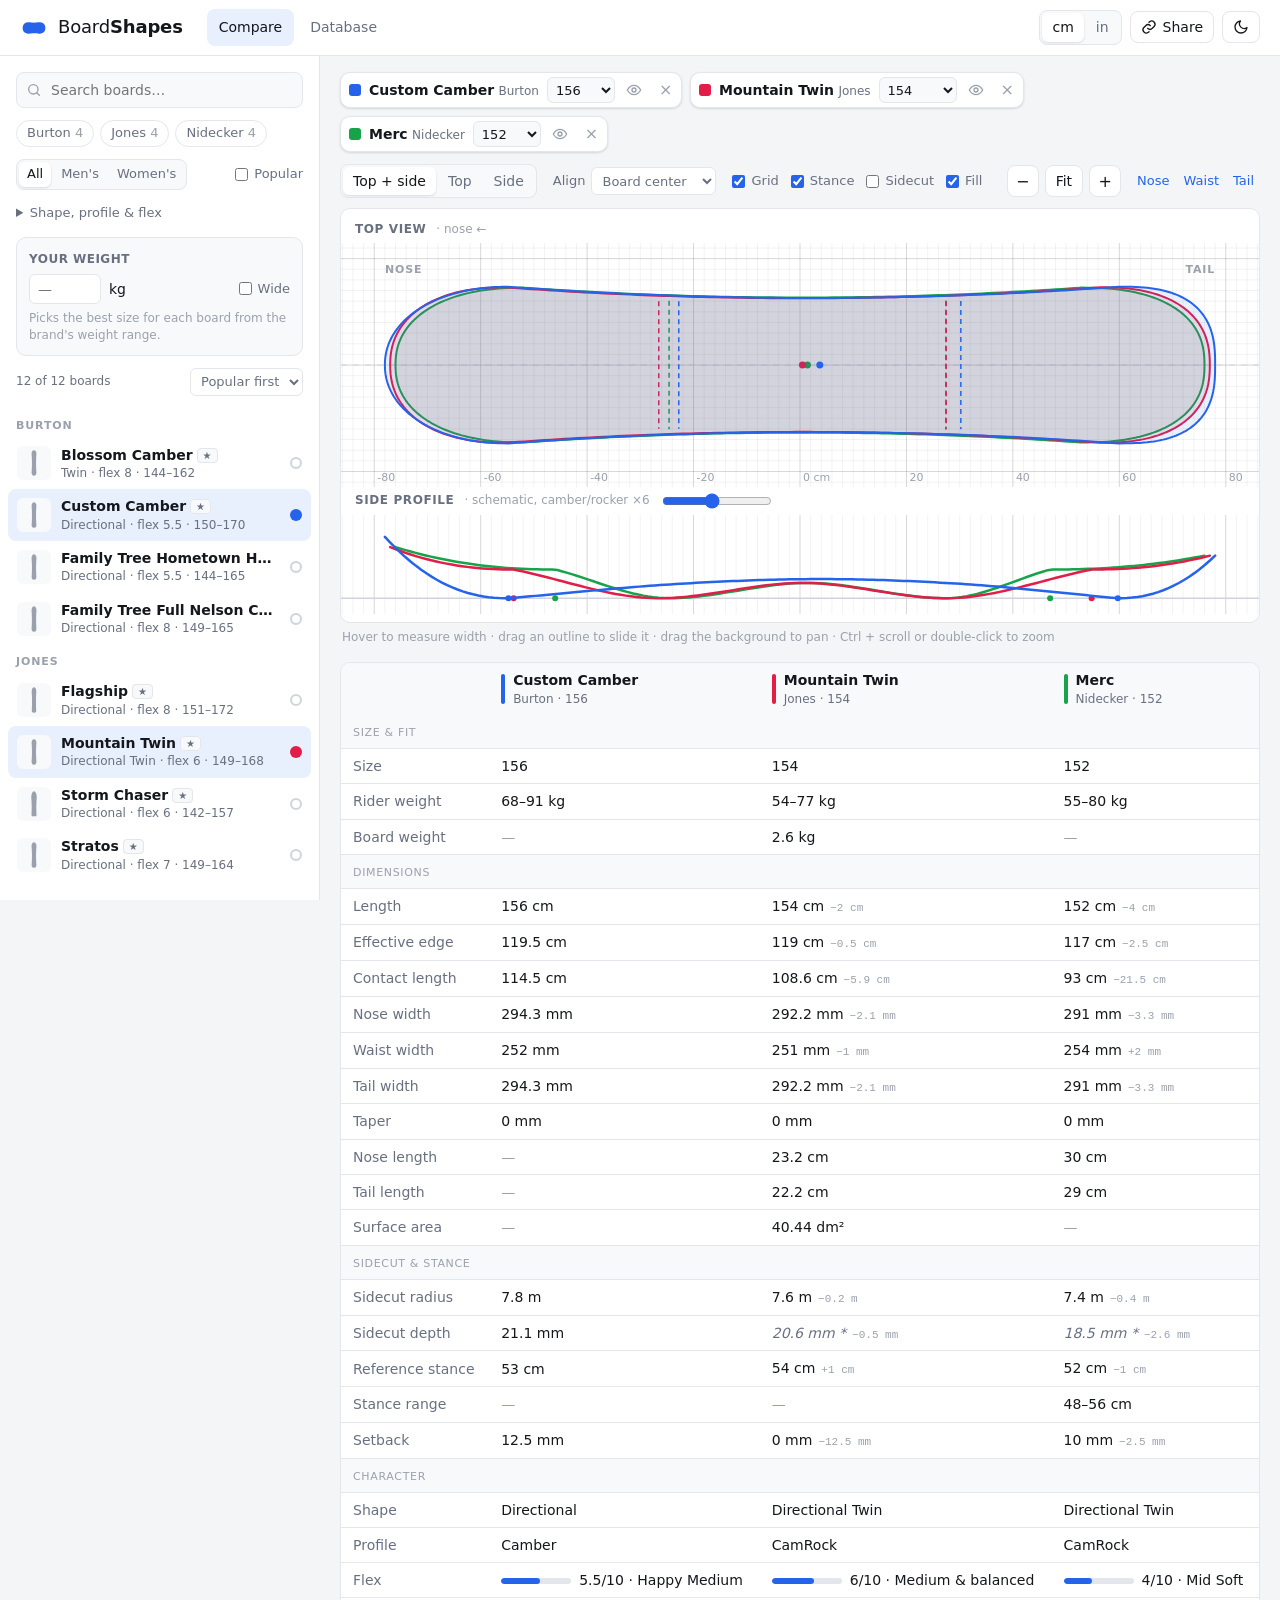
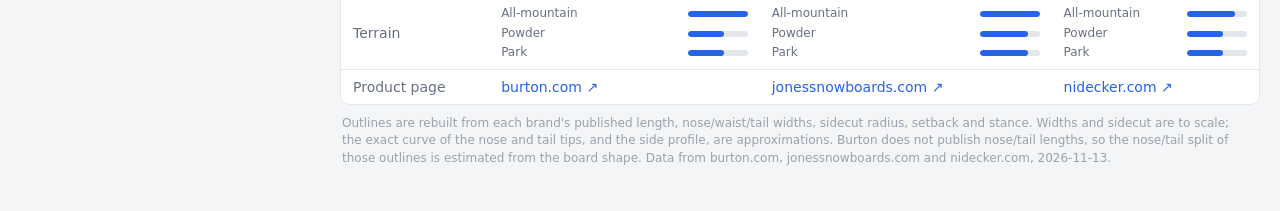
<file: index.html>
<!doctype html>
<!--
  BoardShapes: overlay and compare snowboard outlines and size charts.

  A static page with no build step and no server; it can be opened straight
  from disk. The markup here is the fixed skeleton; assets/app.js fills in
  the board list, filter chips, SVG views and tables at runtime.
-->
<html lang="en">
<head>
  <meta charset="utf-8">
  <meta name="viewport" content="width=device-width, initial-scale=1">
  <title>BoardShapes · Snowboard shape comparison</title>
  <meta name="description" content="Overlay and compare snowboard outlines and size charts from Burton, Jones and Nidecker.">
  <!-- Favicon: the board-outline logo as an inline SVG data URI. -->
  <link rel="icon" href="data:image/svg+xml,%3Csvg xmlns='http://www.w3.org/2000/svg' viewBox='0 0 32 32'%3E%3Cpath d='M3 16c0-4 2-6 6-6.5 2.5-.3 4 .4 7 .4s4.5-.7 7-.4c4 .5 6 2.5 6 6.5s-2 6-6 6.5c-2.5.3-4-.4-7-.4s-4.5.7-7 .4C5 22 3 20 3 16z' fill='%232563eb'/%3E%3C/svg%3E">
  <link rel="stylesheet" href="assets/style.css">
</head>
<body>
  <!-- ===== Top bar: logo, tabs, units / share / theme ===== -->
  <header class="topbar">
    <div class="brand">
      <svg class="logo" viewBox="0 0 32 32" aria-hidden="true"><path d="M3 16c0-4 2-6 6-6.5 2.5-.3 4 .4 7 .4s4.5-.7 7-.4c4 .5 6 2.5 6 6.5s-2 6-6 6.5c-2.5.3-4-.4-7-.4s-4.5.7-7 .4C5 22 3 20 3 16z"/></svg>
      <span class="wordmark">Board<b>Shapes</b></span>
    </div>
    <!-- data-tab names the panel each tab shows (#tab-compare / #tab-database). -->
    <nav class="tabs" role="tablist">
      <button role="tab" class="tab active" data-tab="compare" aria-selected="true">Compare</button>
      <button role="tab" class="tab" data-tab="database" aria-selected="false">Database</button>
    </nav>
    <div class="top-actions">
      <!-- Metric / imperial switch for every length and weight on the page. -->
      <div class="seg" id="unitSeg" title="Units">
        <button data-unit="metric" class="on">cm</button>
        <button data-unit="imperial">in</button>
      </div>
      <!-- Copies the page URL, which carries the current comparison in its #fragment. -->
      <button class="icon-btn" id="shareBtn" title="Copy link to this comparison">
        <svg viewBox="0 0 24 24"><path d="M10 14a5 5 0 0 0 7 0l3-3a5 5 0 0 0-7-7l-1 1M14 10a5 5 0 0 0-7 0l-3 3a5 5 0 0 0 7 7l1-1"/></svg>
        <span>Share</span>
      </button>
      <button class="icon-btn" id="themeBtn" title="Toggle light / dark">
        <svg viewBox="0 0 24 24"><path d="M21 12.8A9 9 0 1 1 11.2 3a7 7 0 0 0 9.8 9.8z"/></svg>
      </button>
    </div>
  </header>

  <div class="layout">
    <!-- ===== Sidebar: search, filters, rider weight, board list ===== -->
    <aside class="sidebar" id="sidebar">
      <!-- Only visible on narrow screens, where the sidebar body collapses. -->
      <button class="sidebar-toggle" id="sidebarToggle" aria-expanded="false">Boards <span id="boardCount"></span></button>
      <div class="sidebar-body">
        <div class="search">
          <svg viewBox="0 0 24 24" aria-hidden="true"><circle cx="11" cy="11" r="7"/><path d="m20 20-4-4"/></svg>
          <input id="search" type="search" placeholder="Search boards…" autocomplete="off">
        </div>

        <!-- Brand chips are generated from the data by app.js. -->
        <div class="filter-group">
          <div class="chips" id="brandChips"></div>
        </div>
        <div class="filter-row">
          <div class="seg small" id="genderSeg">
            <button data-g="all" class="on">All</button>
            <button data-g="men">Men's</button>
            <button data-g="women">Women's</button>
          </div>
          <label class="check"><input type="checkbox" id="popularOnly"> Popular</label>
        </div>
        <!-- Collapsible extra filters. Shape and profile chips are generated by
             app.js; flex is a min/max pair of overlapping range sliders. -->
        <details class="more-filters">
          <summary>Shape, profile &amp; flex</summary>
          <div class="chips" id="shapeChips"></div>
          <div class="chips" id="profileChips"></div>
          <label class="range-label">Flex <span id="flexOut">1–10</span></label>
          <div class="dual-range">
            <input type="range" id="flexMin" min="1" max="10" step="0.5" value="1">
            <input type="range" id="flexMax" min="1" max="10" step="0.5" value="10">
          </div>
        </details>

        <!-- Rider weight: used to pick each board's recommended size. -->
        <div class="rider">
          <label for="riderWeight">Your weight</label>
          <div class="rider-inputs">
            <input id="riderWeight" type="number" min="20" max="200" inputmode="numeric" placeholder="—">
            <span id="weightUnit">kg</span>
            <label class="check" title="Prefer wide sizes (roughly US 11+ boots)"><input type="checkbox" id="wideOnly"> Wide</label>
          </div>
          <p class="hint">Picks the best size for each board from the brand's weight range.</p>
        </div>

        <div class="list-head">
          <span id="resultCount"></span>
          <select id="sortSel" aria-label="Sort">
            <option value="popular">Popular first</option>
            <option value="name">Name</option>
            <option value="flex">Flex</option>
            <option value="waist">Waist width</option>
          </select>
        </div>
        <!-- Filled by refreshList() in app.js; clicking a board adds or removes it. -->
        <ul class="board-list" id="boardList"></ul>
      </div>
    </aside>

    <main class="main">
      <!-- ===== Compare tab ===== -->
      <section id="tab-compare" class="tab-panel">
        <!-- One chip per selected board (size picker, hide, remove). -->
        <div class="selected" id="selected"></div>

        <div class="toolbar">
          <div class="seg" id="viewSeg">
            <button data-view="both" class="on">Top + side</button>
            <button data-view="top">Top</button>
            <button data-view="side">Side</button>
          </div>
          <!-- Which point of each board is lined up when overlaying. -->
          <label class="field">Align
            <select id="alignSel">
              <option value="center">Board center</option>
              <option value="stance">Stance center</option>
              <option value="waist">Waist</option>
              <option value="nose">Nose tips</option>
              <option value="tail">Tail tips</option>
            </select>
          </label>
          <div class="toggles">
            <label class="check"><input type="checkbox" id="tGrid" checked> Grid</label>
            <label class="check"><input type="checkbox" id="tStance" checked> Stance</label>
            <label class="check"><input type="checkbox" id="tSidecut"> Sidecut</label>
            <label class="check"><input type="checkbox" id="tFill" checked> Fill</label>
          </div>
          <div class="zoom">
            <button class="icon-btn sq" id="zoomOut" title="Zoom out">−</button>
            <button class="icon-btn" id="zoomFit" title="Fit all boards">Fit</button>
            <button class="icon-btn sq" id="zoomIn" title="Zoom in">+</button>
            <!-- Zoom presets that frame one region of every board. -->
            <span class="zoom-presets">
              <button class="link-btn" data-focus="nose">Nose</button>
              <button class="link-btn" data-focus="waist">Waist</button>
              <button class="link-btn" data-focus="tail">Tail</button>
            </span>
          </div>
        </div>

        <!-- Stage: two SVGs drawn by renderStage() in app.js. The top view shows
             the outlines; the side view shows the camber/rocker profiles. They
             share one horizontal scale (mm), so positions line up. -->
        <div class="stage" id="stage">
          <div class="view-label" id="topLabel">Top view <span>· nose ←</span></div>
          <svg id="topSvg" class="board-svg" role="img" aria-label="Top view of selected snowboard outlines"></svg>
          <!-- The slider sets how much camber/rocker height is exaggerated. -->
          <div class="view-label" id="sideLabel">Side profile <span>· schematic, camber/rocker ×<output id="exagOut">6</output></span>
            <input type="range" id="exag" min="1" max="12" value="6" aria-label="Camber and rocker exaggeration">
          </div>
          <svg id="sideSvg" class="board-svg side" role="img" aria-label="Schematic side profile"></svg>
          <!-- Hover tooltip showing each board's width under the pointer. -->
          <div class="readout" id="readout" hidden></div>
          <!-- Overlay shown when no visible boards are selected. -->
          <div class="empty" id="empty" hidden>
            <p>Pick boards from the list to overlay their shapes.</p>
          </div>
        </div>
        <p class="stage-hint">Hover to measure width · drag an outline to slide it · drag the background to pan · Ctrl + scroll or double-click to zoom</p>

        <!-- Side-by-side spec table, built by renderTable(). -->
        <div class="table-wrap">
          <table class="spec-table" id="specTable"></table>
        </div>
        <p class="footnote" id="footnote"></p>
      </section>

      <!-- ===== Database tab: sortable table of every filtered board ===== -->
      <section id="tab-database" class="tab-panel" hidden>
        <div class="db-head">
          <p id="dbCount"></p>
          <label class="check"><input type="checkbox" id="dbAllSizes"> Show every size</label>
        </div>
        <div class="table-wrap db">
          <table class="db-table" id="dbTable"></table>
        </div>
      </section>
    </main>
  </div>

  <!-- Short status messages ("Link copied"), announced to screen readers. -->
  <div class="toast" id="toast" role="status" aria-live="polite"></div>

  <!-- Load order matters:
       1. data/boards.js     sets window.BOARD_DATA (generated by scraper/scrape.py;
                             a <script> rather than fetch() so file:// works)
       2. assets/geometry.js sets window.BoardGeometry (outline/profile maths)
       3. assets/app.js      uses both and builds the UI -->
  <script src="data/boards.js"></script>
  <script src="assets/geometry.js"></script>
  <script src="assets/app.js"></script>
</body>
</html>
</file>
<file: assets/style.css>
/*
 * BoardShapes styles.
 *
 * Every colour is a custom property on :root, so the dark theme only has to
 * redefine the tokens. Sections: theme tokens, base, top bar, shared
 * controls, layout and sidebar, main column and stage, tables, toast, and
 * responsive overrides.
 */

/* ---------- theme tokens (light) ---------- */
:root {
  --bg: #f4f5f7;
  --panel: #ffffff;
  --panel-2: #f8f9fb;
  --text: #14171c;
  --muted: #687080;
  --faint: #9aa1ad;
  --border: #e3e6eb;
  --border-strong: #cfd4dc;
  --accent: #2563eb;
  --accent-soft: rgba(37, 99, 235, .1);
  --grid-minor: rgba(20, 23, 28, .05);
  --grid-major: rgba(20, 23, 28, .12);
  --board-stroke-shadow: rgba(255, 255, 255, .9);
  --shadow: 0 1px 2px rgba(16, 24, 40, .06), 0 1px 3px rgba(16, 24, 40, .08);
  --radius: 10px;
  --font: ui-sans-serif, system-ui, -apple-system, "Segoe UI", Roboto, "Helvetica Neue", Arial, sans-serif;
  --mono: ui-monospace, "SF Mono", "Cascadia Mono", Consolas, monospace;
  color-scheme: light;
}
/* Dark theme, applied in two cases (plain CSS can't share one block between
   them, so the values are repeated):
   1. the OS prefers dark and the user hasn't forced light with the theme
      button (data-theme="light");
   2. the user has chosen dark with the theme button (data-theme="dark"). */
@media (prefers-color-scheme: dark) {
  :root:not([data-theme="light"]) {
    --bg: #0e1116;
    --panel: #161a21;
    --panel-2: #1b2029;
    --text: #e7eaf0;
    --muted: #949cab;
    --faint: #6b7382;
    --border: #262c36;
    --border-strong: #353d4a;
    --accent: #5b8cff;
    --accent-soft: rgba(91, 140, 255, .14);
    --grid-minor: rgba(231, 234, 240, .045);
    --grid-major: rgba(231, 234, 240, .11);
    --board-stroke-shadow: rgba(14, 17, 22, .9);
    --shadow: 0 1px 2px rgba(0, 0, 0, .4);
    color-scheme: dark;
  }
}
:root[data-theme="dark"] {
  --bg: #0e1116;
  --panel: #161a21;
  --panel-2: #1b2029;
  --text: #e7eaf0;
  --muted: #949cab;
  --faint: #6b7382;
  --border: #262c36;
  --border-strong: #353d4a;
  --accent: #5b8cff;
  --accent-soft: rgba(91, 140, 255, .14);
  --grid-minor: rgba(231, 234, 240, .045);
  --grid-major: rgba(231, 234, 240, .11);
  --board-stroke-shadow: rgba(14, 17, 22, .9);
  --shadow: 0 1px 2px rgba(0, 0, 0, .4);
  color-scheme: dark;
}

/* ---------- base ---------- */
* { box-sizing: border-box; }
/* Make the hidden attribute win even over elements given display: flex/grid. */
[hidden] { display: none !important; }
html, body { margin: 0; }
body {
  background: var(--bg);
  color: var(--text);
  font: 14px/1.45 var(--font);
  -webkit-font-smoothing: antialiased;
}
/* Form controls don't inherit page typography by default. */
button, input, select { font: inherit; color: inherit; }
button { cursor: pointer; }
svg { display: block; }

/* ---------- top bar ---------- */
.topbar {
  position: sticky; top: 0; z-index: 20;
  display: flex; align-items: center; gap: 24px;
  height: 56px; padding: 0 20px;
  background: var(--panel);
  border-bottom: 1px solid var(--border);
}
.brand { display: flex; align-items: center; gap: 10px; }
.logo { width: 28px; height: 28px; fill: var(--accent); }
.wordmark { font-size: 18px; letter-spacing: -.01em; }
.wordmark b { font-weight: 700; }
/* Compare / Database tab buttons. */
.tabs { display: flex; gap: 4px; }
.tab {
  border: 0; background: none; padding: 8px 12px; border-radius: 8px;
  color: var(--muted); font-weight: 500;
}
.tab:hover { color: var(--text); background: var(--panel-2); }
.tab.active { color: var(--text); background: var(--accent-soft); }
/* Units, Share and theme controls, pushed to the right. */
.top-actions { margin-left: auto; display: flex; align-items: center; gap: 8px; }

/* ---------- shared controls ---------- */
/* Bordered button with an optional stroked icon. .sq makes it square. */
.icon-btn {
  display: inline-flex; align-items: center; gap: 6px;
  height: 32px; padding: 0 10px;
  border: 1px solid var(--border); border-radius: 8px;
  background: var(--panel); color: var(--text);
}
.icon-btn:hover { border-color: var(--border-strong); background: var(--panel-2); }
.icon-btn svg { width: 16px; height: 16px; fill: none; stroke: currentColor; stroke-width: 2; stroke-linecap: round; stroke-linejoin: round; }
.icon-btn.sq { width: 32px; justify-content: center; padding: 0; font-size: 16px; }

/* Segmented control: a row of buttons where the one with .on is selected. */
.seg {
  display: inline-flex; padding: 2px; gap: 2px;
  background: var(--panel-2); border: 1px solid var(--border); border-radius: 8px;
}
.seg button {
  border: 0; background: none; padding: 4px 10px; border-radius: 6px;
  color: var(--muted); font-weight: 500; white-space: nowrap;
}
.seg button.on { background: var(--panel); color: var(--text); box-shadow: var(--shadow); }
.seg.small button { padding: 3px 8px; font-size: 13px; }

/* ---------- layout ---------- */
/* Fixed-width sidebar next to a flexible main column. minmax(0, 1fr) lets
   the main column shrink below its content's width (wide tables scroll
   inside their wrapper instead of stretching the page). */
.layout {
  display: grid;
  grid-template-columns: 320px minmax(0, 1fr);
  min-height: calc(100vh - 56px);
}
/* The sidebar stays in view below the top bar; only its board list scrolls. */
.sidebar {
  position: sticky; top: 56px;
  height: calc(100vh - 56px);
  background: var(--panel);
  border-right: 1px solid var(--border);
  display: flex; flex-direction: column;
}
/* The toggle is only shown on narrow screens (see the responsive section). */
.sidebar-toggle { display: none; }
.sidebar-body {
  display: flex; flex-direction: column; gap: 12px;
  padding: 16px; min-height: 0; flex: 1;
}

/* Search box with the magnifier icon drawn inside the input. */
.search { position: relative; }
.search svg {
  position: absolute; left: 10px; top: 50%; translate: 0 -50%;
  width: 16px; height: 16px; fill: none; stroke: var(--faint); stroke-width: 2; stroke-linecap: round;
}
.search input {
  width: 100%; height: 36px; padding: 0 10px 0 34px;
  border: 1px solid var(--border); border-radius: 8px; background: var(--panel-2);
}
.search input:focus, .rider input:focus, select:focus { outline: 2px solid var(--accent-soft); border-color: var(--accent); }

/* Filter chips (brand, shape, profile family); .on = active. */
.chips { display: flex; flex-wrap: wrap; gap: 6px; }
.chip {
  border: 1px solid var(--border); background: var(--panel);
  padding: 3px 10px; border-radius: 999px; font-size: 13px; color: var(--muted);
}
.chip:hover { border-color: var(--border-strong); color: var(--text); }
.chip.on { background: var(--accent-soft); border-color: var(--accent); color: var(--text); }
.filter-row { display: flex; align-items: center; justify-content: space-between; gap: 8px; }
/* Checkbox with its label text. */
.check { display: inline-flex; align-items: center; gap: 6px; color: var(--muted); font-size: 13px; cursor: pointer; user-select: none; white-space: nowrap; }
.check input { accent-color: var(--accent); margin: 0; }

/* "Shape, profile & flex" disclosure. */
.more-filters summary { cursor: pointer; color: var(--muted); font-size: 13px; padding: 2px 0; }
.more-filters[open] { display: flex; flex-direction: column; gap: 8px; }
.more-filters[open] summary { margin-bottom: 2px; }
.range-label { font-size: 13px; color: var(--muted); display: flex; justify-content: space-between; }
/* Dual-thumb flex slider: two range inputs stacked on top of each other.
   The inputs ignore the pointer and only their thumbs accept it, so either
   thumb can be dragged; the second input's track is transparent so only
   one track shows. */
.dual-range { position: relative; height: 22px; }
.dual-range input {
  position: absolute; inset: 0; width: 100%; margin: 0;
  pointer-events: none; background: none; -webkit-appearance: none; appearance: none;
  accent-color: var(--accent);
}
.dual-range input::-webkit-slider-runnable-track { height: 4px; background: var(--border); border-radius: 2px; }
.dual-range input::-webkit-slider-thumb { pointer-events: all; -webkit-appearance: none; width: 16px; height: 16px; margin-top: -6px; border-radius: 50%; background: var(--accent); border: 2px solid var(--panel); }
.dual-range input::-moz-range-thumb { pointer-events: all; width: 14px; height: 14px; border-radius: 50%; background: var(--accent); border: 2px solid var(--panel); }
.dual-range input::-moz-range-track { height: 4px; background: var(--border); border-radius: 2px; }
.dual-range input + input::-webkit-slider-runnable-track { background: transparent; }

/* "Your weight" box. */
.rider {
  padding: 10px 12px; border: 1px solid var(--border); border-radius: var(--radius); background: var(--panel-2);
}
.rider > label { font-size: 12px; font-weight: 600; text-transform: uppercase; letter-spacing: .04em; color: var(--muted); }
.rider-inputs { display: flex; align-items: center; gap: 8px; margin-top: 6px; }
.rider-inputs input[type=number] {
  width: 72px; height: 30px; padding: 0 8px;
  border: 1px solid var(--border); border-radius: 6px; background: var(--panel);
}
.rider-inputs .check { margin-left: auto; }
.hint { margin: 6px 0 0; font-size: 12px; color: var(--faint); }

/* Result count + sort dropdown above the list (and the Align dropdown). */
.list-head { display: flex; align-items: center; justify-content: space-between; font-size: 12px; color: var(--muted); }
.list-head select, .field select {
  height: 28px; border: 1px solid var(--border); border-radius: 6px; background: var(--panel); padding: 0 6px; font-size: 13px;
}
/* Board list: fills the rest of the sidebar and scrolls. Negative side
   margins let row highlights reach the sidebar edges. */
.board-list {
  list-style: none; margin: 0 -16px; padding: 0 8px 16px;
  overflow-y: auto; flex: 1; min-height: 0;
}
/* Brand sub-heading that sticks to the top while its boards scroll past. */
.brand-head {
  position: sticky; top: 0; z-index: 1;
  padding: 10px 8px 4px; background: var(--panel);
  font-size: 11px; font-weight: 700; letter-spacing: .08em; text-transform: uppercase; color: var(--faint);
}
/* One board row: thumbnail | name + subtitle | colour dot. */
.board-item {
  display: grid; grid-template-columns: 34px minmax(0, 1fr) auto; align-items: center; gap: 10px;
  padding: 6px 8px; border-radius: 8px; cursor: pointer;
  border: 1px solid transparent;
}
.board-item:hover { background: var(--panel-2); }
.board-item.sel { background: var(--accent-soft); }
.board-item .thumb {
  width: 34px; height: 34px; border-radius: 6px; background: var(--panel-2);
  display: grid; place-items: center; overflow: hidden;
}
.board-item .thumb img { width: 100%; height: 100%; object-fit: contain; }
.board-item .thumb svg { width: 26px; height: 26px; }
.board-item .nm { font-weight: 550; white-space: nowrap; overflow: hidden; text-overflow: ellipsis; }
.board-item .sub { font-size: 12px; color: var(--muted); white-space: nowrap; overflow: hidden; text-overflow: ellipsis; }
.board-item .tag { font-size: 10px; padding: 1px 5px; border-radius: 4px; background: var(--panel-2); color: var(--muted); border: 1px solid var(--border); margin-left: 4px; vertical-align: 1px; }
/* Empty ring when unselected; app.js fills it with the board's colour. */
.board-item .dot { width: 12px; height: 12px; border-radius: 50%; border: 2px solid var(--border-strong); }
.board-item.sel .dot { border-color: transparent; }

/* ---------- main ---------- */
.main { padding: 16px 20px 40px; min-width: 0; }
/* Selected-board chips above the stage. */
.selected { display: flex; flex-wrap: wrap; gap: 8px; margin-bottom: 12px; min-height: 38px; }
.sel-chip {
  display: inline-flex; align-items: center; gap: 8px;
  padding: 4px 6px 4px 8px; border-radius: 10px;
  background: var(--panel); border: 1px solid var(--border); box-shadow: var(--shadow);
}
.sel-chip .sw { width: 12px; height: 12px; border-radius: 3px; flex: none; }
.sel-chip .nm { font-weight: 550; white-space: nowrap; }
.sel-chip .br { color: var(--muted); font-size: 12px; }
.sel-chip select { height: 26px; border: 1px solid var(--border); border-radius: 6px; background: var(--panel-2); font-size: 13px; padding: 0 4px; }
.sel-chip .x { border: 0; background: none; color: var(--faint); width: 22px; height: 22px; border-radius: 6px; font-size: 16px; line-height: 1; }
.sel-chip .x:hover { background: var(--panel-2); color: var(--text); }
/* A board hidden with the eye button is dimmed. */
.sel-chip.hidden-board { opacity: .5; }
.sel-chip .eye { border: 0; background: none; color: var(--faint); width: 22px; height: 22px; border-radius: 6px; padding: 3px; }
.sel-chip .eye svg { width: 16px; height: 16px; fill: none; stroke: currentColor; stroke-width: 2; }
.sel-chip .eye:hover { color: var(--text); background: var(--panel-2); }

/* View / Align / toggles / zoom toolbar. */
.toolbar {
  display: flex; flex-wrap: wrap; align-items: center; gap: 10px 16px;
  margin-bottom: 10px;
}
.field { display: inline-flex; align-items: center; gap: 6px; color: var(--muted); font-size: 13px; }
.toggles { display: flex; gap: 12px; flex-wrap: wrap; }
.zoom { display: flex; align-items: center; gap: 6px; margin-left: auto; }
.zoom-presets { display: inline-flex; gap: 2px; margin-left: 4px; }
/* Text-style button (Nose / Waist / Tail presets). */
.link-btn { border: 0; background: none; color: var(--accent); font-size: 13px; padding: 4px 6px; border-radius: 6px; }
.link-btn:hover { background: var(--accent-soft); }

/* Stage: the panel holding both SVG views. touch-action: none hands touch
   gestures to the app's pointer handlers instead of scrolling the page. */
.stage {
  position: relative;
  background: var(--panel); border: 1px solid var(--border); border-radius: var(--radius);
  padding: 8px 0; overflow: hidden;
  touch-action: none;
}
.view-label {
  display: flex; align-items: center; gap: 10px;
  padding: 4px 14px; font-size: 12px; font-weight: 600; color: var(--muted);
  text-transform: uppercase; letter-spacing: .05em;
}
.view-label span { font-weight: 400; text-transform: none; letter-spacing: 0; color: var(--faint); }
.view-label input[type=range] { width: 110px; accent-color: var(--accent); }
/* height: auto makes each SVG's height follow its viewBox aspect ratio. */
.board-svg { width: 100%; height: auto; cursor: crosshair; user-select: none; }
.board-svg.panning { cursor: grabbing; }
.board-svg .outline { cursor: grab; }
.board-svg .outline:active { cursor: grabbing; }
/* Classes set on SVG elements by app.js. */
.board-svg text { font-family: var(--font); fill: var(--muted); }
.board-svg .grid-minor { stroke: var(--grid-minor); }
.board-svg .grid-major { stroke: var(--grid-major); }
.board-svg .axis-label { fill: var(--faint); }
.board-svg .centerline { stroke: var(--border-strong); stroke-dasharray: 6 6; }
.board-svg .ground { stroke: var(--border-strong); }
.board-svg .cursor-line { stroke: var(--text); stroke-opacity: .5; stroke-dasharray: 4 4; }
.board-svg .end-label { font-weight: 600; letter-spacing: .08em; fill: var(--faint); }

/* Hover readout that follows the pointer. pointer-events: none so it never
   blocks the SVG underneath. */
.readout {
  position: absolute; pointer-events: none; z-index: 5;
  min-width: 170px; padding: 8px 10px;
  background: var(--panel); border: 1px solid var(--border-strong); border-radius: 8px;
  box-shadow: 0 6px 20px rgba(0,0,0,.15);
  font-size: 12px;
}
.readout .rh { color: var(--muted); margin-bottom: 4px; font-family: var(--mono); }
/* Each row: colour swatch | board name | width. */
.readout .rr { display: grid; grid-template-columns: 10px 1fr auto; gap: 6px; align-items: center; }
.readout .rr i { width: 10px; height: 10px; border-radius: 2px; }
.readout .rr b { font-family: var(--mono); font-weight: 600; }
.readout .rr span { overflow: hidden; text-overflow: ellipsis; white-space: nowrap; max-width: 150px; }

/* "Pick boards…" overlay covering the stage when nothing is shown. */
.empty {
  position: absolute; inset: 0; display: grid; place-items: center;
  color: var(--muted); font-size: 15px; background: var(--panel);
}
.stage-hint { margin: 6px 2px 16px; font-size: 12px; color: var(--faint); }

/* ---------- tables ---------- */
.table-wrap {
  overflow-x: auto;
  background: var(--panel); border: 1px solid var(--border); border-radius: var(--radius);
}
/* tabular-nums gives digits equal widths so numbers line up in columns. */
table { border-collapse: collapse; width: 100%; font-variant-numeric: tabular-nums; }
/* Spec comparison table. The row-label column sticks to the left while
   wide comparisons scroll sideways. */
.spec-table th, .spec-table td { padding: 7px 12px; border-bottom: 1px solid var(--border); text-align: left; white-space: nowrap; }
.spec-table tr:last-child td, .spec-table tr:last-child th { border-bottom: 0; }
.spec-table thead th { vertical-align: bottom; background: var(--panel-2); }
.spec-table tbody th { color: var(--muted); font-weight: 500; position: sticky; left: 0; background: var(--panel); z-index: 1; }
.spec-table thead th:first-child { position: sticky; left: 0; z-index: 2; }
.spec-table .colhead { display: flex; align-items: center; gap: 8px; }
.spec-table .colhead .sw { width: 4px; height: 30px; border-radius: 2px; }
.spec-table .colhead .nm { font-weight: 600; }
.spec-table .colhead .br { font-size: 12px; color: var(--muted); font-weight: 400; }
.spec-table .section th { font-size: 11px; text-transform: uppercase; letter-spacing: .06em; color: var(--faint); background: var(--panel-2); padding-top: 10px; }
.spec-table .section td { background: var(--panel-2); }
/* differences vs. the first board: neutral, not good/bad */
.spec-table .delta { font-size: 11px; margin-left: 6px; font-family: var(--mono); color: var(--faint); }
/* Missing value (—) and estimated value (*). */
.spec-table .na { color: var(--faint); }
.spec-table .est { color: var(--muted); font-style: italic; }
.spec-table a { color: var(--accent); text-decoration: none; }
.spec-table a:hover { text-decoration: underline; }
/* Rating bar (flex, terrain): app.js sets the inner <i>'s width as a %. */
.bar { display: inline-block; vertical-align: middle; width: 70px; height: 6px; border-radius: 3px; background: var(--border); position: relative; margin-right: 8px; overflow: hidden; }
.bar > i { position: absolute; inset: 0 auto 0 0; border-radius: 3px; background: var(--accent); }
.terrain { display: grid; grid-template-columns: auto 60px; gap: 2px 8px; align-items: center; font-size: 12px; color: var(--muted); }
.terrain .bar { width: 60px; margin: 0; }
.footnote { font-size: 12px; color: var(--faint); margin: 10px 2px; max-width: 900px; }

/* Database tab: scrolls inside its own box with a sticky header row.
   Numbers are right-aligned; the first four columns (checkbox, brand,
   model, size) are left-aligned. */
.db-head { display: flex; align-items: center; justify-content: space-between; margin-bottom: 10px; }
.db-head p { margin: 0; color: var(--muted); }
.table-wrap.db { max-height: calc(100vh - 150px); overflow: auto; }
.db-table th, .db-table td { padding: 6px 10px; border-bottom: 1px solid var(--border); white-space: nowrap; text-align: right; }
.db-table th:nth-child(-n+4), .db-table td:nth-child(-n+4) { text-align: left; }
.db-table thead th {
  position: sticky; top: 0; z-index: 1; background: var(--panel-2);
  font-weight: 600; font-size: 12px; color: var(--muted); cursor: pointer; user-select: none;
}
.db-table thead th:hover { color: var(--text); }
.db-table thead th.sorted { color: var(--text); }
.db-table tbody tr { cursor: pointer; }
.db-table tbody tr:hover td { background: var(--panel-2); }
.db-table tbody tr.sel td { background: var(--accent-soft); }
.db-table td.model { font-weight: 550; }
.db-table input { accent-color: var(--accent); }

/* ---------- toast ---------- */
/* Hidden just below its resting spot; .show fades and slides it in.
   Colours are inverted (text colour as background) so it stands out. */
.toast {
  position: fixed; left: 50%; bottom: 24px; translate: -50% 20px; opacity: 0;
  padding: 8px 14px; border-radius: 8px; background: var(--text); color: var(--bg);
  font-size: 13px; transition: opacity .2s, translate .2s; pointer-events: none; z-index: 50;
}
.toast.show { opacity: 1; translate: -50% 0; }

/* ---------- responsive ---------- */
/* Narrow screens: a single column with the sidebar stacked on top and
   collapsed behind the "Boards" toggle; button labels and the wordmark are
   hidden to save space. */
@media (max-width: 900px) {
  .topbar { gap: 12px; padding: 0 12px; }
  .wordmark { display: none; }
  .icon-btn span { display: none; }
  .layout { grid-template-columns: minmax(0, 1fr); }
  .top-actions { gap: 6px; }
  .tab { padding: 8px 10px; }
  .sidebar { position: static; height: auto; border-right: 0; border-bottom: 1px solid var(--border); }
  .sidebar-toggle {
    display: flex; gap: 6px; align-items: center;
    margin: 10px 16px; height: 38px; padding: 0 12px;
    border: 1px solid var(--border); border-radius: 8px; background: var(--panel-2); font-weight: 600;
  }
  .sidebar-toggle span { color: var(--muted); font-weight: 400; }
  /* Caret flips when expanded. */
  .sidebar-toggle::after { content: "▾"; color: var(--muted); margin-left: auto; }
  .sidebar-toggle[aria-expanded="true"]::after { content: "▴"; }
  .sidebar-body { display: none; padding-top: 0; }
  .sidebar.open .sidebar-body { display: flex; }
  .sidebar.open .board-list { max-height: 50vh; }
  .main { padding: 12px 16px 32px; }
  .zoom { margin-left: 0; }
  /* The mouse/keyboard hints are hidden on small screens, which are mostly
     touch devices. */
  .stage-hint { display: none; }
}
</file>
